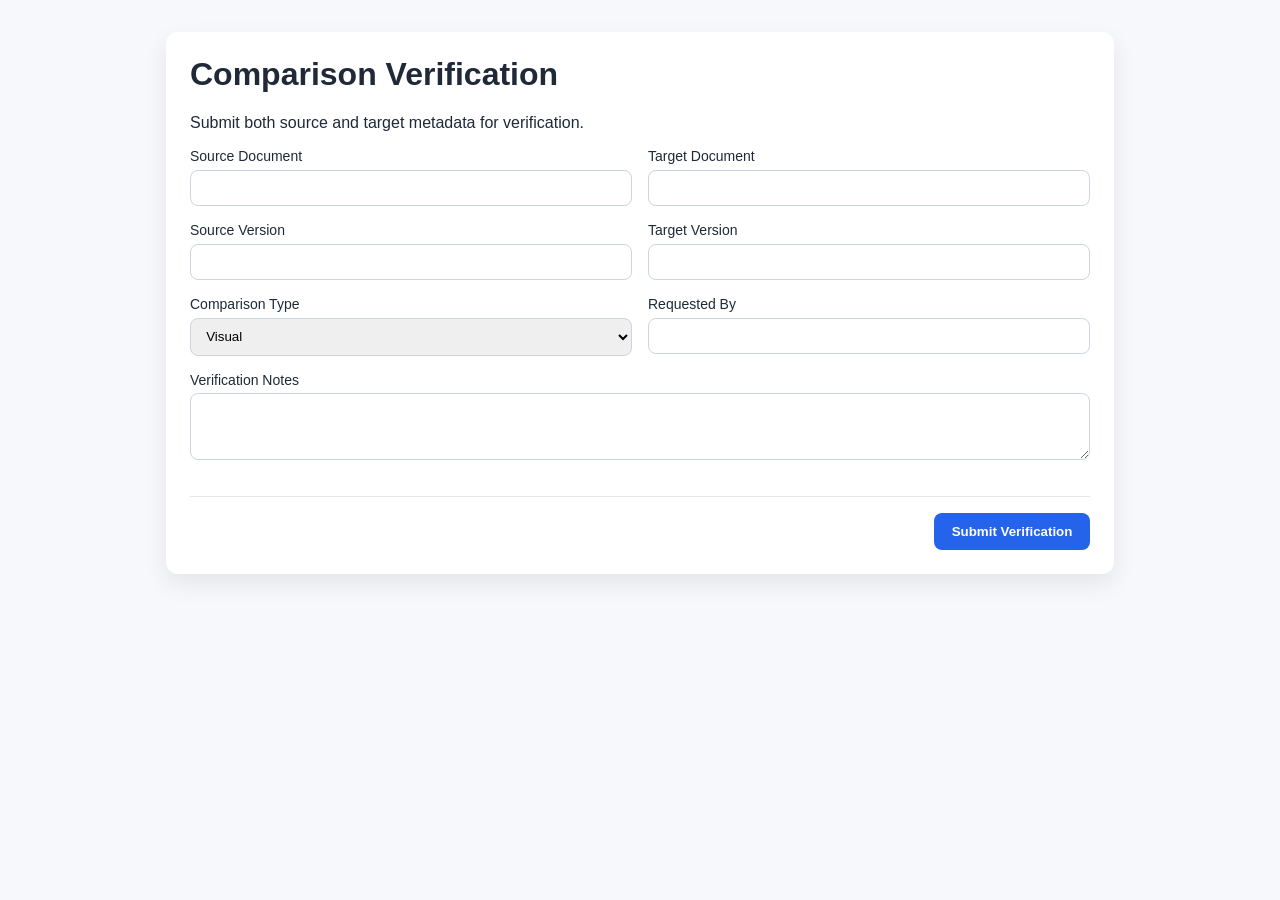
<file: index.html>
<!doctype html>
<html lang="en">
<head>
  <meta charset="utf-8" />
  <meta name="viewport" content="width=device-width,initial-scale=1" />
  <title>PDF Comparison Verification</title>
  <style>
    body { font-family: Arial, sans-serif; margin: 0; background: #f6f8fb; color: #1f2937; }
    .container { max-width: 900px; margin: 2rem auto; background: white; border-radius: 12px; padding: 1.5rem; box-shadow: 0 10px 25px rgba(0,0,0,.08); }
    h1 { margin-top: 0; }
    .grid { display: grid; grid-template-columns: repeat(2, minmax(0,1fr)); gap: 1rem; }
    label { display: block; font-size: .875rem; margin-bottom: .35rem; }
    input, select, textarea { width: 100%; box-sizing: border-box; padding: .6rem .7rem; border: 1px solid #cbd5e1; border-radius: 8px; }
    .full { grid-column: 1 / -1; }
    .footer { margin-top: 2rem; display: flex; justify-content: flex-end; border-top: 1px solid #e5e7eb; padding-top: 1rem; }
    button { background: #2563eb; color: #fff; border: 0; border-radius: 8px; padding: .7rem 1.1rem; font-weight: 600; cursor: pointer; }
  </style>
</head>
<body>
  <div class="container">
    <h1>Comparison Verification</h1>
    <p>Submit both source and target metadata for verification.</p>

    <form id="comparison-form" method="post" action="/api/comparisons/verify">
      <div class="grid">
        <div>
          <label for="sourceDocument">Source Document</label>
          <input id="sourceDocument" name="sourceDocument" type="text" required />
        </div>
        <div>
          <label for="targetDocument">Target Document</label>
          <input id="targetDocument" name="targetDocument" type="text" required />
        </div>
        <div>
          <label for="sourceVersion">Source Version</label>
          <input id="sourceVersion" name="sourceVersion" type="text" required />
        </div>
        <div>
          <label for="targetVersion">Target Version</label>
          <input id="targetVersion" name="targetVersion" type="text" required />
        </div>
        <div>
          <label for="comparisonType">Comparison Type</label>
          <select id="comparisonType" name="comparisonType" required>
            <option value="visual">Visual</option>
            <option value="text">Text</option>
            <option value="hybrid">Hybrid</option>
          </select>
        </div>
        <div>
          <label for="requestedBy">Requested By</label>
          <input id="requestedBy" name="requestedBy" type="email" required />
        </div>
        <div class="full">
          <label for="notes">Verification Notes</label>
          <textarea id="notes" name="notes" rows="3"></textarea>
        </div>
      </div>
    </form>

    <footer class="footer">
      <button type="submit" form="comparison-form">Submit Verification</button>
    </footer>
  </div>
</body>
</html>
</file>
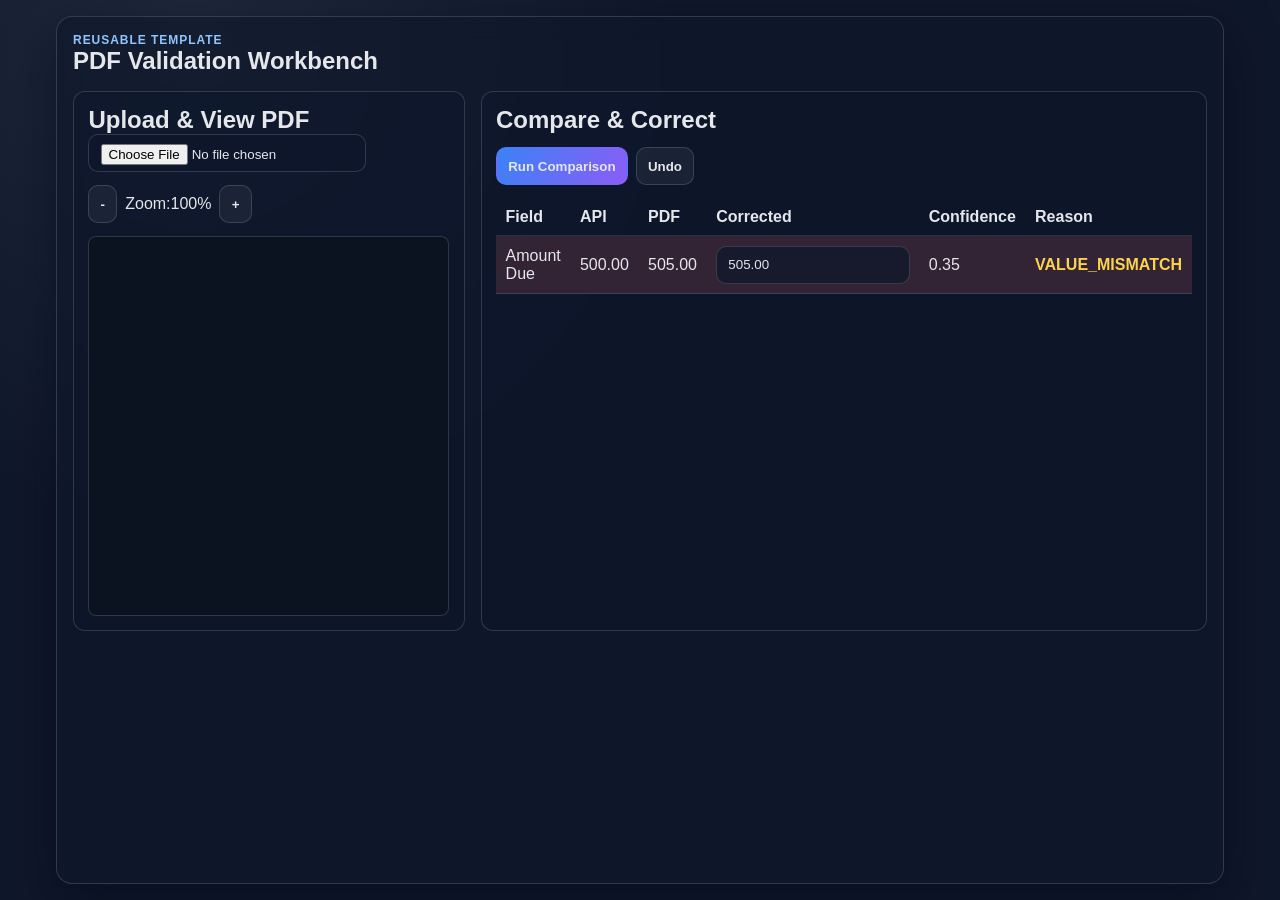
<file: preview-comparison.html>
<!doctype html>
<html><head><meta charset='utf-8'><meta name='viewport' content='width=device-width,initial-scale=1'>
<link rel="stylesheet" href="/wwwroot/css/site.css"><title>Comparison Preview</title></head>
<body>
<div class="app-shell" style="grid-template-columns:1fr;max-width:1200px;">
<main class="content">
<section class="glass-card comparison-page">
<div class="comparison-header"><p class="eyebrow">Reusable Template</p><h1>PDF Validation Workbench</h1></div>
<div class="comparison-grid">
<section class="comparison-panel"><h2>Upload & View PDF</h2><input type="file"><div class="viewer-controls"><button class="btn btn-outline">-</button><span>Zoom:100%</span><button class="btn btn-outline">+</button></div><div class="pdf-frame-wrap"></div></section>
<section class="comparison-panel"><h2>Compare & Correct</h2><div class="comparison-actions"><button class="btn btn-primary">Run Comparison</button><button class="btn btn-outline">Undo</button></div>
<table><thead><tr><th>Field</th><th>API</th><th>PDF</th><th>Corrected</th><th>Confidence</th><th>Reason</th></tr></thead>
<tbody><tr class="mismatch-row"><td>Amount Due</td><td>500.00</td><td>505.00</td><td><input value="505.00"></td><td>0.35</td><td><span class="reason-code">VALUE_MISMATCH</span></td></tr></tbody></table>
</section></div></section></main></div>
</body></html>
</file>
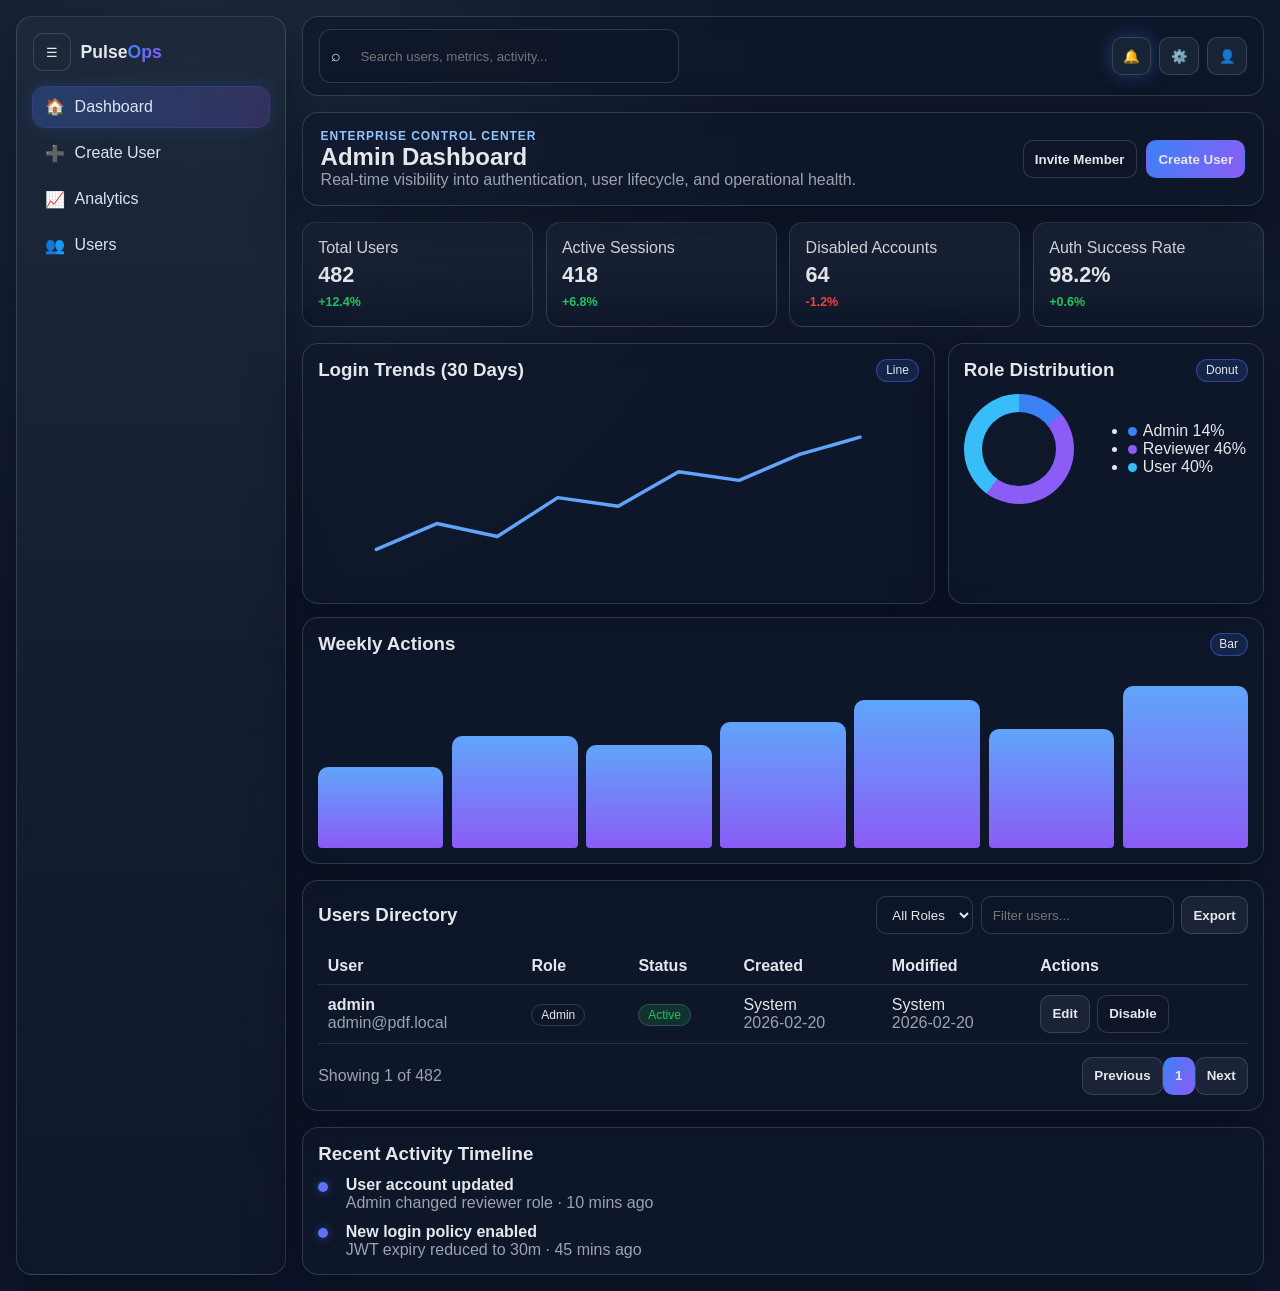
<file: preview-dashboard.html>
<!doctype html><html><head><meta charset="utf-8"><meta name="viewport" content="width=device-width,initial-scale=1"><link rel="stylesheet" href="/wwwroot/css/site.css"></head><body>
<div class="app-shell">
  <aside class="sidebar" id="sidebar"><div class="sidebar-head"><button class="icon-btn">☰</button><div class="brand">Pulse<span>Ops</span></div></div>
    <nav class="sidebar-nav"><a class="active"><span>🏠</span><span class="label">Dashboard</span></a><a><span>➕</span><span class="label">Create User</span></a><a><span>📈</span><span class="label">Analytics</span></a><a><span>👥</span><span class="label">Users</span></a></nav></aside>
  <div class="workspace">
    <header class="topbar"><div class="search-wrap"><span>⌕</span><input placeholder="Search users, metrics, activity..."/></div><div class="top-actions"><button class="icon-btn glow">🔔</button><button class="icon-btn">⚙️</button><button class="icon-btn">👤</button></div></header>
    <main class="content"><section class="dashboard-head"><div><p class="eyebrow">Enterprise Control Center</p><h1>Admin Dashboard</h1><p class="muted">Real-time visibility into authentication, user lifecycle, and operational health.</p></div><div class="head-actions"><button class="btn btn-ghost">Invite Member</button><button class="btn btn-primary">Create User</button></div></section>
<section class="kpi-grid"><article class="kpi-card"><p>Total Users</p><h3>482</h3><span class="trend up">+12.4%</span></article><article class="kpi-card"><p>Active Sessions</p><h3>418</h3><span class="trend up">+6.8%</span></article><article class="kpi-card"><p>Disabled Accounts</p><h3>64</h3><span class="trend down">-1.2%</span></article><article class="kpi-card"><p>Auth Success Rate</p><h3>98.2%</h3><span class="trend up">+0.6%</span></article></section>
<section class="charts-grid"><article class="glass-card chart-card"><div class="card-title-row"><h3>Login Trends (30 Days)</h3><span class="chip">Line</span></div><svg viewBox="0 0 600 220" class="line-chart chart-animate"><polyline points="20,180 90,150 160,165 230,120 300,130 370,90 440,100 510,70 580,50" /></svg></article><article class="glass-card chart-card"><div class="card-title-row"><h3>Role Distribution</h3><span class="chip">Donut</span></div><div class="donut-wrap chart-animate"><div class="donut"></div><ul><li><span class="dot admin"></span>Admin 14%</li><li><span class="dot reviewer"></span>Reviewer 46%</li><li><span class="dot user"></span>User 40%</li></ul></div></article><article class="glass-card chart-card wide"><div class="card-title-row"><h3>Weekly Actions</h3><span class="chip">Bar</span></div><div class="bars chart-animate"><div style="--h:45%"></div><div style="--h:62%"></div><div style="--h:57%"></div><div style="--h:70%"></div><div style="--h:82%"></div><div style="--h:66%"></div><div style="--h:90%"></div></div></article></section>
<section class="glass-card"><div class="table-toolbar"><h3>Users Directory</h3><div class="toolbar-actions"><select><option>All Roles</option></select><input placeholder="Filter users..."><button class="btn btn-outline">Export</button></div></div><div class="table-wrap"><table><thead><tr><th>User</th><th>Role</th><th>Status</th><th>Created</th><th>Modified</th><th>Actions</th></tr></thead><tbody><tr><td><strong>admin</strong><br><span class="muted">admin@pdf.local</span></td><td><span class="role-pill">Admin</span></td><td><span class="status-pill active">Active</span></td><td>System<br><span class="muted">2026-02-20</span></td><td>System<br><span class="muted">2026-02-20</span></td><td class="actions-cell"><button class="btn btn-outline">Edit</button><button class="btn btn-ghost">Disable</button></td></tr></tbody></table></div><div class="pagination-row"><span class="muted">Showing 1 of 482</span><div><button class="btn btn-outline">Previous</button><button class="btn btn-primary">1</button><button class="btn btn-outline">Next</button></div></div></section>
<section class="glass-card timeline"><h3>Recent Activity Timeline</h3><div class="timeline-list"><article><span></span><div><strong>User account updated</strong><p class="muted">Admin changed reviewer role · 10 mins ago</p></div></article><article><span></span><div><strong>New login policy enabled</strong><p class="muted">JWT expiry reduced to 30m · 45 mins ago</p></div></article></div></section>
</main></div></div>
</body></html>
</file>
<file: wwwroot/css/site.css>
:root {
  --bg: #0f172a;
  --bg-alt: #111827;
  --panel: rgba(15, 23, 42, 0.62);
  --panel-solid: #111a30;
  --line: rgba(148, 163, 184, 0.25);
  --text: #e5e7eb;
  --muted: #9ca3af;
  --primary: #3b82f6;
  --violet: #8b5cf6;
  --success: #22c55e;
  --danger: #ef4444;
  --shadow: 0 20px 50px rgba(2, 8, 23, 0.5);
}

* { box-sizing: border-box; }

body {
  margin: 0;
  font-family: Inter, "SF Pro Text", "Segoe UI", sans-serif;
  background: radial-gradient(circle at 15% 5%, #1e293b, var(--bg) 35%), var(--bg-alt);
  color: var(--text);
}

.bg-orb {
  position: fixed;
  width: 420px;
  height: 420px;
  border-radius: 50%;
  filter: blur(80px);
  opacity: .35;
  pointer-events: none;
}
.orb-a { left: -150px; top: -120px; background: #3b82f6; }
.orb-b { right: -120px; bottom: -160px; background: #8b5cf6; }

.app-shell {
  max-width: 1440px;
  margin: 0 auto;
  padding: 1rem;
  display: grid;
  grid-template-columns: 270px 1fr;
  gap: 1rem;
  min-height: 100vh;
  position: relative;
  z-index: 1;
}

.app-shell.no-sidebar {
  grid-template-columns: 1fr;
}

.sidebar {
  background: linear-gradient(180deg, rgba(30, 41, 59, .9), rgba(15, 23, 42, .85));
  border: 1px solid var(--line);
  border-radius: 16px;
  padding: 1rem;
  box-shadow: var(--shadow);
  backdrop-filter: blur(12px);
}

.sidebar.collapsed .label { display: none; }
.sidebar.collapsed { width: 78px; }

.sidebar-head {
  display: flex;
  align-items: center;
  gap: .6rem;
  margin-bottom: 1rem;
}

.brand {
  font-size: 1.1rem;
  font-weight: 800;
}
.brand span {
  background: linear-gradient(120deg, var(--primary), var(--violet));
  -webkit-background-clip: text;
  background-clip: text;
  color: transparent;
}

.sidebar-nav {
  display: grid;
  gap: .4rem;
}

.sidebar-nav a {
  color: #dbe4f6;
  text-decoration: none;
  display: flex;
  align-items: center;
  gap: .6rem;
  padding: .65rem .75rem;
  border-radius: 12px;
  transition: all .2s ease;
}

.sidebar-nav a:hover,
.sidebar-nav a.active {
  background: linear-gradient(90deg, rgba(59,130,246,.25), rgba(139,92,246,.2));
  box-shadow: 0 0 0 1px rgba(99,102,241,.3), 0 0 18px rgba(59,130,246,.2);
}

.workspace { display: grid; gap: 1rem; align-content: start; }

.topbar {
  background: var(--panel);
  border: 1px solid var(--line);
  border-radius: 16px;
  padding: .75rem 1rem;
  display: flex;
  justify-content: space-between;
  align-items: center;
  backdrop-filter: blur(10px);
}

.search-wrap {
  display: flex;
  align-items: center;
  gap: .5rem;
  background: rgba(15,23,42,.75);
  border: 1px solid var(--line);
  border-radius: 12px;
  padding: .45rem .7rem;
  min-width: 360px;
}
.search-wrap input {
  flex: 1;
  background: transparent;
  border: 0;
  color: var(--text);
  outline: none;
}

.top-actions {
  display: flex;
  align-items: center;
  gap: .5rem;
}

.icon-btn {
  border: 1px solid var(--line);
  background: rgba(30,41,59,.75);
  color: var(--text);
  border-radius: 10px;
  height: 38px;
  min-width: 38px;
  padding: 0 .65rem;
  cursor: pointer;
  transition: .2s ease;
}
.icon-btn:hover { transform: translateY(-1px); }
.glow { box-shadow: 0 0 18px rgba(59,130,246,.35); }

.profile-dropdown summary {
  list-style: none;
  cursor: pointer;
  border: 1px solid var(--line);
  padding: .5rem .75rem;
  border-radius: 10px;
  background: rgba(30,41,59,.75);
}
.profile-dropdown[open] .dropdown-menu { display: grid; }
.dropdown-menu {
  display: none;
  position: absolute;
  right: 1rem;
  margin-top: .4rem;
  min-width: 180px;
  background: #0f172a;
  border: 1px solid var(--line);
  border-radius: 12px;
  padding: .5rem;
  gap: .35rem;
}
.dropdown-menu a,
.dropdown-menu button {
  text-decoration: none;
  color: var(--text);
  background: transparent;
  border: 0;
  text-align: left;
  padding: .45rem;
  border-radius: 8px;
}
.dropdown-menu a:hover,
.dropdown-menu button:hover { background: rgba(59,130,246,.15); }

.content { display: grid; gap: 1rem; }

.dashboard-head,
.glass-card,
.card {
  background: var(--panel);
  border: 1px solid var(--line);
  border-radius: 16px;
  backdrop-filter: blur(12px);
  box-shadow: var(--shadow);
}

.dashboard-head {
  padding: 1rem 1.1rem;
  display: flex;
  justify-content: space-between;
  align-items: center;
}

.eyebrow {
  margin: 0;
  text-transform: uppercase;
  letter-spacing: .08em;
  color: #93c5fd;
  font-size: .75rem;
  font-weight: 700;
}

h1,h2,h3,p { margin: 0; }
.muted { color: var(--muted); }

.head-actions { display: flex; gap: .6rem; }

.kpi-grid {
  display: grid;
  grid-template-columns: repeat(4, minmax(0,1fr));
  gap: .8rem;
}
.kpi-card {
  background: linear-gradient(180deg, rgba(30,41,59,.9), rgba(15,23,42,.75));
  border: 1px solid var(--line);
  border-radius: 14px;
  padding: .95rem;
}
.kpi-card h3 { font-size: 1.35rem; margin-top: .35rem; }
.trend { display: inline-flex; margin-top: .45rem; font-size: .78rem; font-weight: 700; }
.trend.up { color: var(--success); }
.trend.down { color: var(--danger); }

.charts-grid {
  display: grid;
  grid-template-columns: 2fr 1fr;
  gap: .8rem;
}
.chart-card { padding: .95rem; }
.chart-card.wide { grid-column: 1 / -1; }
.card-title-row { display: flex; justify-content: space-between; margin-bottom: .75rem; }
.chip {
  border: 1px solid rgba(99,102,241,.45);
  padding: .22rem .55rem;
  border-radius: 999px;
  background: rgba(59,130,246,.15);
  font-size: .75rem;
}

.line-chart {
  width: 100%;
  height: 190px;
}
.line-chart polyline {
  fill: none;
  stroke: url(#line-gradient);
  stroke: #60a5fa;
  stroke-width: 4;
  stroke-linecap: round;
  stroke-linejoin: round;
}

.donut-wrap { display: grid; grid-template-columns: 110px 1fr; gap: .9rem; align-items: center; }
.donut {
  width: 110px;
  height: 110px;
  border-radius: 50%;
  background: conic-gradient(#3b82f6 0 14%, #8b5cf6 14% 60%, #38bdf8 60% 100%);
  position: relative;
}
.donut:after {
  content: "";
  position: absolute;
  inset: 18px;
  border-radius: 50%;
  background: #0f172a;
}
.dot { display: inline-block; width: 9px; height: 9px; border-radius: 50%; margin-right: .35rem; }
.dot.admin { background:#3b82f6; }
.dot.reviewer { background:#8b5cf6; }
.dot.user { background:#38bdf8; }

.bars {
  height: 180px;
  display: flex;
  align-items: end;
  gap: .55rem;
}
.bars div {
  flex: 1;
  height: var(--h);
  border-radius: 10px 10px 4px 4px;
  background: linear-gradient(180deg, #60a5fa, #8b5cf6);
}

.glass-card { padding: .95rem; }

.table-toolbar {
  display: flex;
  justify-content: space-between;
  align-items: center;
  margin-bottom: .8rem;
}
.toolbar-actions { display: flex; gap: .45rem; }

select, input, .btn {
  border: 1px solid var(--line);
  border-radius: 10px;
  background: rgba(15,23,42,.72);
  color: var(--text);
  padding: .52rem .7rem;
  height: 38px;
}

.table-wrap { overflow-x: auto; }

table { width: 100%; border-collapse: collapse; }
th, td {
  text-align: left;
  padding: .6rem;
  border-bottom: 1px solid rgba(148,163,184,.2);
}

.role-pill, .status-pill {
  border: 1px solid var(--line);
  border-radius: 999px;
  padding: .2rem .55rem;
  font-size: .75rem;
}
.status-pill.active { color: var(--success); background: rgba(34,197,94,.15); }
.status-pill.disabled { color: var(--danger); background: rgba(239,68,68,.15); }

.actions-cell { display: flex; gap: .45rem; }
.inline-form { display: inline; }

.btn {
  text-decoration: none;
  display: inline-flex;
  align-items: center;
  justify-content: center;
  cursor: pointer;
  font-weight: 700;
  transition: .2s ease;
}
.btn:hover { transform: translateY(-1px); }
.btn-primary { background: linear-gradient(120deg, var(--primary), var(--violet)); border-color: transparent; }
.btn-outline { background: rgba(30,41,59,.8); }
.btn-ghost { background: rgba(15,23,42,.8); }

.pagination-row {
  display: flex;
  justify-content: space-between;
  align-items: center;
  margin-top: .8rem;
}

.timeline-list {
  margin-top: .7rem;
  display: grid;
  gap: .65rem;
}
.timeline-list article {
  display: grid;
  grid-template-columns: 18px 1fr;
  gap: .6rem;
}
.timeline-list span {
  width: 10px;
  height: 10px;
  border-radius: 50%;
  margin-top: .35rem;
  background: linear-gradient(120deg, var(--primary), var(--violet));
  box-shadow: 0 0 10px rgba(59,130,246,.5);
}

.modal-backdrop {
  position: fixed;
  inset: 0;
  background: rgba(2,8,23,.65);
  display: grid;
  place-items: center;
  z-index: 20;
}
.modal-card {
  width: min(420px, 92vw);
  background: #0f172a;
  border: 1px solid var(--line);
  border-radius: 16px;
  padding: 1rem;
  display: grid;
  gap: .75rem;
}
.modal-card label { display: grid; gap: .3rem; font-weight: 600; }
.modal-actions { display: flex; justify-content: end; gap: .5rem; }

.chart-animate { animation: floatIn .8s ease both; }
@keyframes floatIn {
  from { opacity: 0; transform: translateY(8px); }
  to { opacity: 1; transform: translateY(0); }
}

@media (max-width: 1100px) {
  .app-shell { grid-template-columns: 1fr; }
  .search-wrap { min-width: auto; width: 100%; }
  .topbar { flex-wrap: wrap; }
  .kpi-grid { grid-template-columns: 1fr 1fr; }
  .charts-grid { grid-template-columns: 1fr; }
}

@media (max-width: 680px) {
  .kpi-grid { grid-template-columns: 1fr; }
  .dashboard-head,
  .table-toolbar,
  .pagination-row,
  .head-actions,
  .toolbar-actions { flex-direction: column; align-items: flex-start; }
}



.auth-shell {
  min-height: 100vh;
  display: grid;
  place-items: center;
  padding: 1.25rem;
  background: radial-gradient(circle at 12% 8%, rgba(59,130,246,.25), transparent 35%),
    radial-gradient(circle at 88% 85%, rgba(139,92,246,.22), transparent 35%);
}

.auth-panel {
  width: min(980px, 96vw);
  display: grid;
  grid-template-columns: 1fr 460px;
  gap: 1.1rem;
  align-items: stretch;
}

.auth-panel > div:first-child {
  border: 1px solid var(--line);
  border-radius: 16px;
  background: linear-gradient(160deg, rgba(30,41,59,.85), rgba(15,23,42,.72));
  padding: 2rem;
  box-shadow: var(--shadow);
}

.auth-panel h1 {
  font-size: clamp(1.9rem, 3.4vw, 2.8rem);
  margin: .35rem 0 .45rem;
}

.auth-card {
  padding: 1.2rem;
  display: grid;
  align-content: start;
  gap: .6rem;
}

.auth-card-head {
  display: flex;
  justify-content: space-between;
  align-items: center;
  gap: .65rem;
}

.auth-card h2 {
  margin: 0;
  font-size: 2rem;
}

.auth-subtitle {
  margin-top: -.15rem;
}

.auth-form-grid {
  display: grid;
  gap: .85rem;
}

.auth-field {
  display: grid;
  gap: .35rem;
}

.auth-field label {
  font-size: 1rem;
  font-weight: 700;
}

.auth-field input {
  width: 100%;
  height: 44px;
}

.auth-submit {
  width: 100%;
  height: 44px;
  margin-top: .2rem;
}

.auth-note {
  margin: .2rem 0 0;
}

@media (max-width: 900px) {
  .auth-panel {
    grid-template-columns: 1fr;
  }

  .auth-panel > div:first-child {
    padding: 1.2rem;
  }
}

.alert {
  border-radius: 10px;
  padding: .6rem .75rem;
  border: 1px solid transparent;
  font-size: .92rem;
}

.alert.success {
  color: #86efac;
  background: rgba(34,197,94,.14);
  border-color: rgba(34,197,94,.35);
}

.alert.error,
.alert.error *,
.validation-summary-errors,
.validation-summary-errors * {
  color: #f87171 !important;
}

.alert.error {
  background: rgba(239,68,68,.12);
  border-color: rgba(239,68,68,.35);
}

.modal-backdrop[hidden] {
  display: none !important;
}

.user-editor {
  padding: 1.15rem;
}

.user-form {
  display: grid;
  gap: 1rem;
}

.user-form-grid {
  display: grid;
  grid-template-columns: repeat(2, minmax(0, 1fr));
  gap: .95rem;
}

.user-field {
  display: grid;
  gap: .38rem;
}

.user-field label {
  font-size: .95rem;
  font-weight: 700;
  color: #dbe4f6;
}

.user-field input,
.user-field select {
  width: 100%;
  height: 44px;
}

.user-active-row {
  width: fit-content;
  margin-top: -.2rem;
}

.user-form-actions {
  margin-top: .2rem;
}

@media (max-width: 980px) {
  .user-form-grid {
    grid-template-columns: 1fr;
  }
}

.user-page-grid {
  display: grid;
  grid-template-columns: 2fr 1fr;
  gap: .9rem;
  align-items: start;
}

.helper-card {
  padding: 1rem;
}

.helper-card h3 {
  margin-bottom: .55rem;
}

.helper-card ul {
  margin: 0;
  padding-left: 1rem;
  display: grid;
  gap: .45rem;
  color: #c6d2e8;
}

.form-card .section-header {
  margin-bottom: 1rem;
}

.form-card .section-header h2 {
  margin-bottom: .2rem;
}

.user-form .alert.error {
  margin: 0;
}

.user-field input::placeholder {
  color: #8fa3c5;
}

.user-field select {
  appearance: none;
  background-image: linear-gradient(45deg, transparent 50%, #9fb2d0 50%),
    linear-gradient(135deg, #9fb2d0 50%, transparent 50%);
  background-position: calc(100% - 18px) calc(50% - 3px), calc(100% - 12px) calc(50% - 3px);
  background-size: 6px 6px, 6px 6px;
  background-repeat: no-repeat;
  padding-right: 2rem;
}

@media (max-width: 1200px) {
  .user-page-grid {
    grid-template-columns: 1fr;
  }
}

.field-error { color: #fda4af; font-size: .8rem; display: block; margin-top: .25rem; }


.comparison-page { padding: 1rem; }
.comparison-header { margin-bottom: 1rem; }
.comparison-grid { display:grid; grid-template-columns: 1fr 1fr; gap: 1rem; }
.comparison-panel { border:1px solid var(--line); border-radius:12px; padding: .9rem; background: rgba(15,23,42,.45); }
.viewer-controls { display:flex; flex-wrap:wrap; gap:.5rem; align-items:center; margin:.8rem 0; }
.pdf-frame-wrap { overflow:auto; border:1px solid var(--line); border-radius:8px; min-height: 380px; background:#0b1220; }
.pdf-viewer-frame { width:100%; min-height: 560px; border:0; }
.status-message { margin-top:.7rem; padding:.55rem .7rem; border-radius:8px; background: rgba(56,189,248,.15); }
.api-json-input { width:100%; min-height: 200px; font-family: ui-monospace, SFMono-Regular, Menlo, monospace; }
.comparison-actions { display:flex; flex-wrap:wrap; gap:.5rem; margin:.8rem 0; }
.mismatch-row { background: rgba(248,113,113,.16); }
.match-row { background: rgba(74,222,128,.08); }
.reason-code { font-weight:700; color:#fcd34d; }
.sr-only { position:absolute; width:1px; height:1px; margin:-1px; overflow:hidden; clip:rect(0,0,0,0); border:0; }

@media (max-width: 1100px) {
  .comparison-grid { grid-template-columns: 1fr; }
}
</file>
